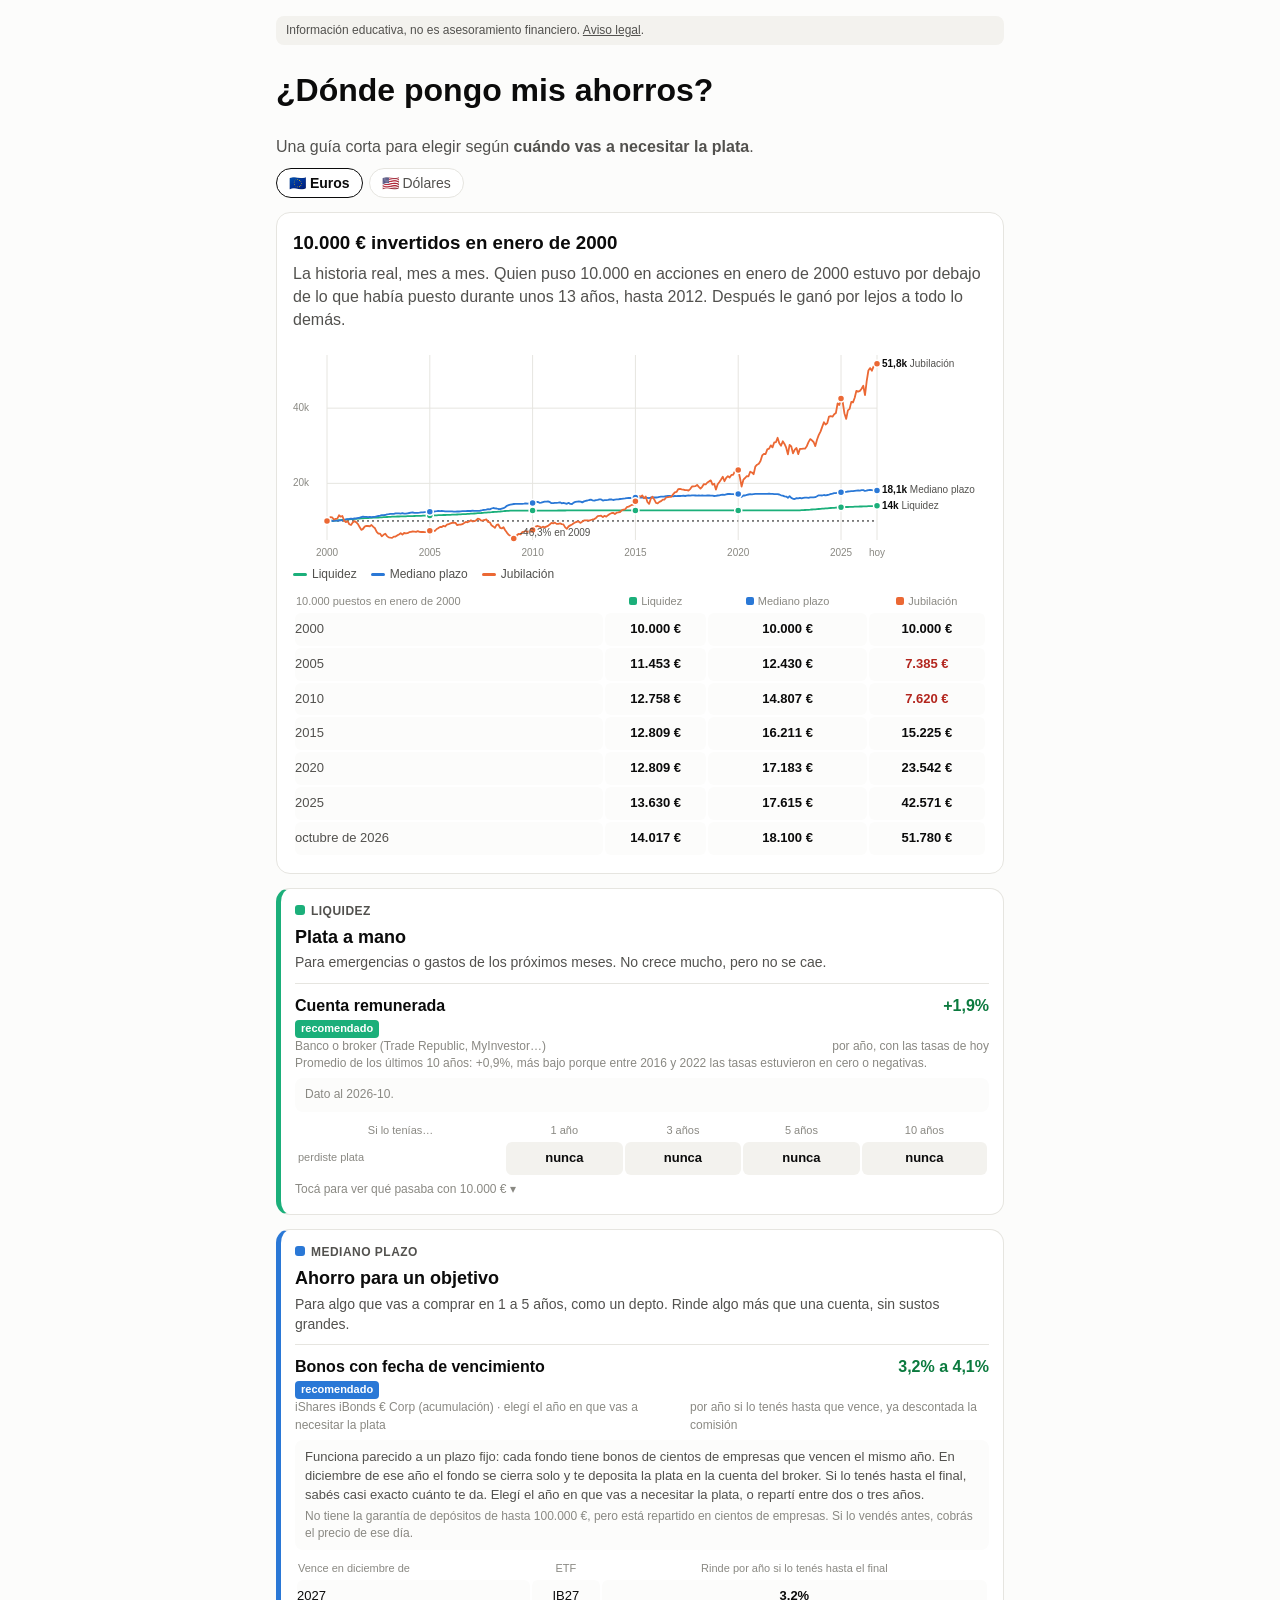
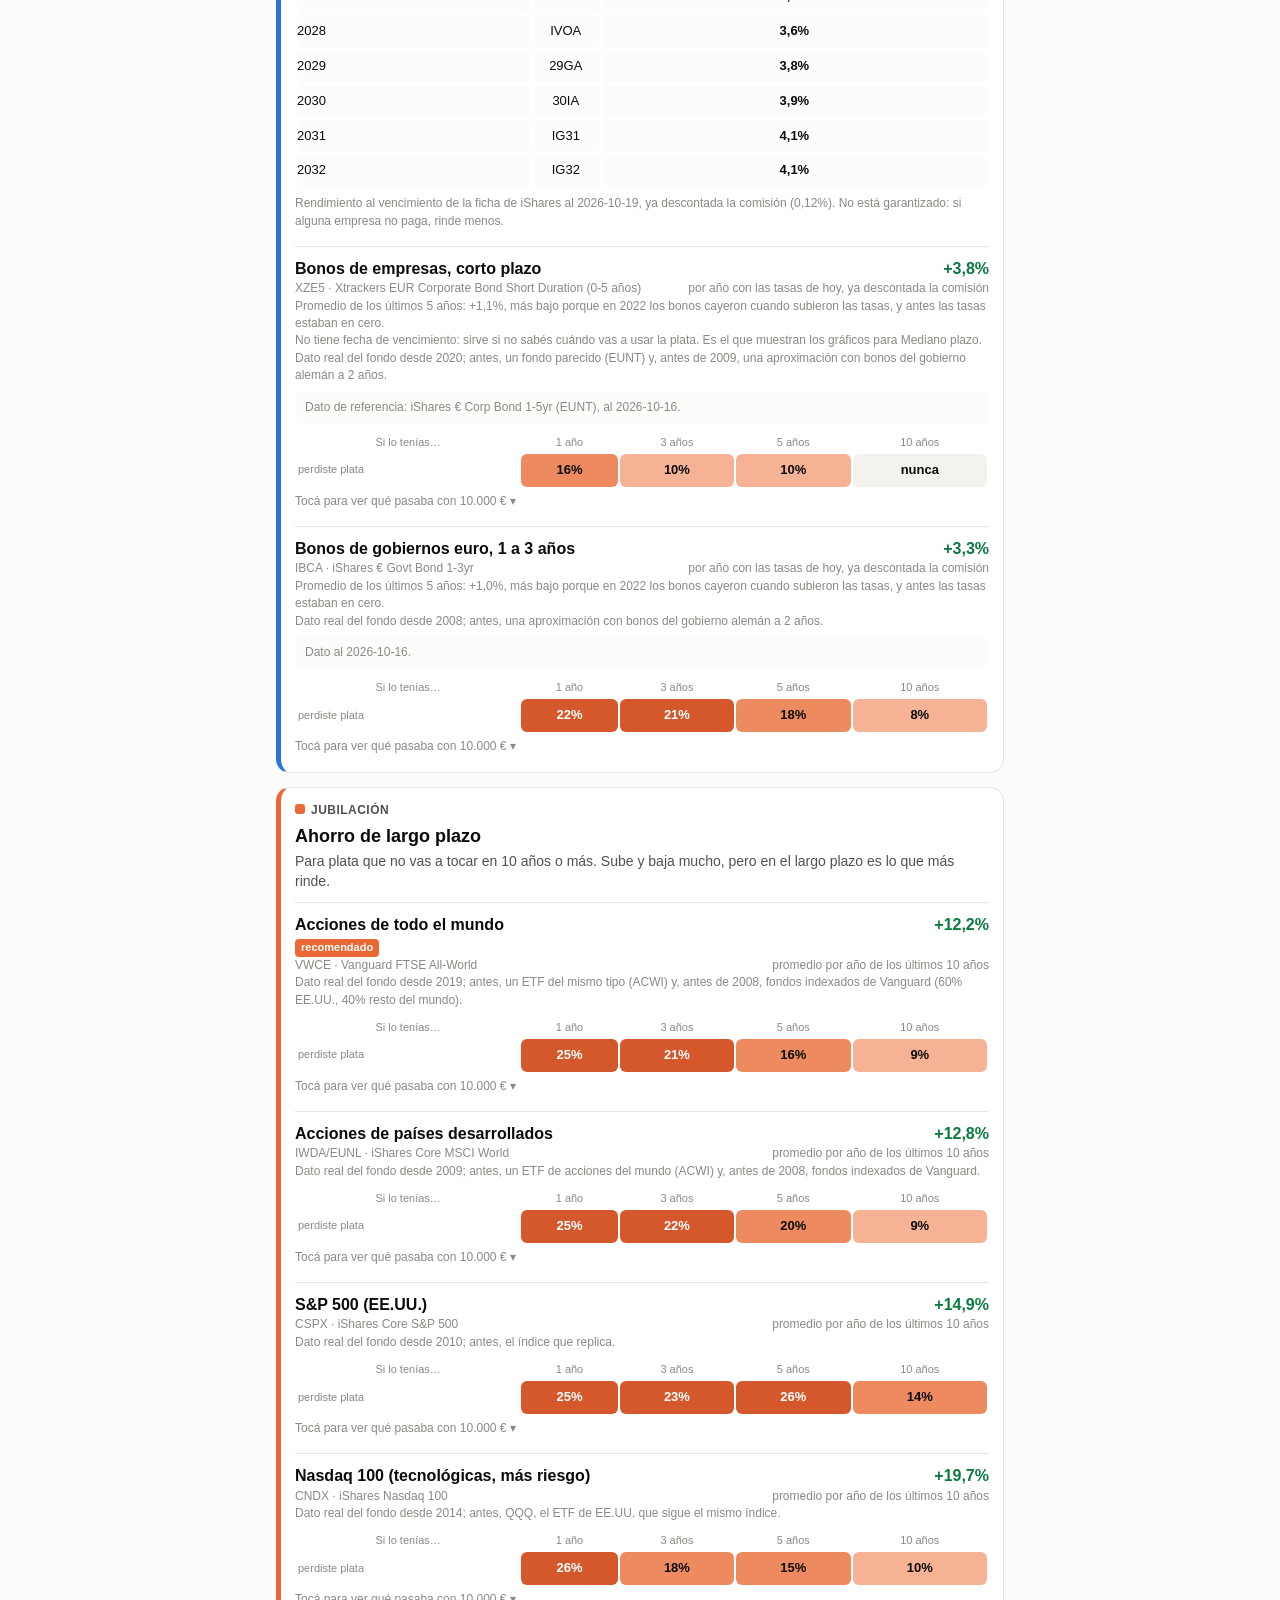
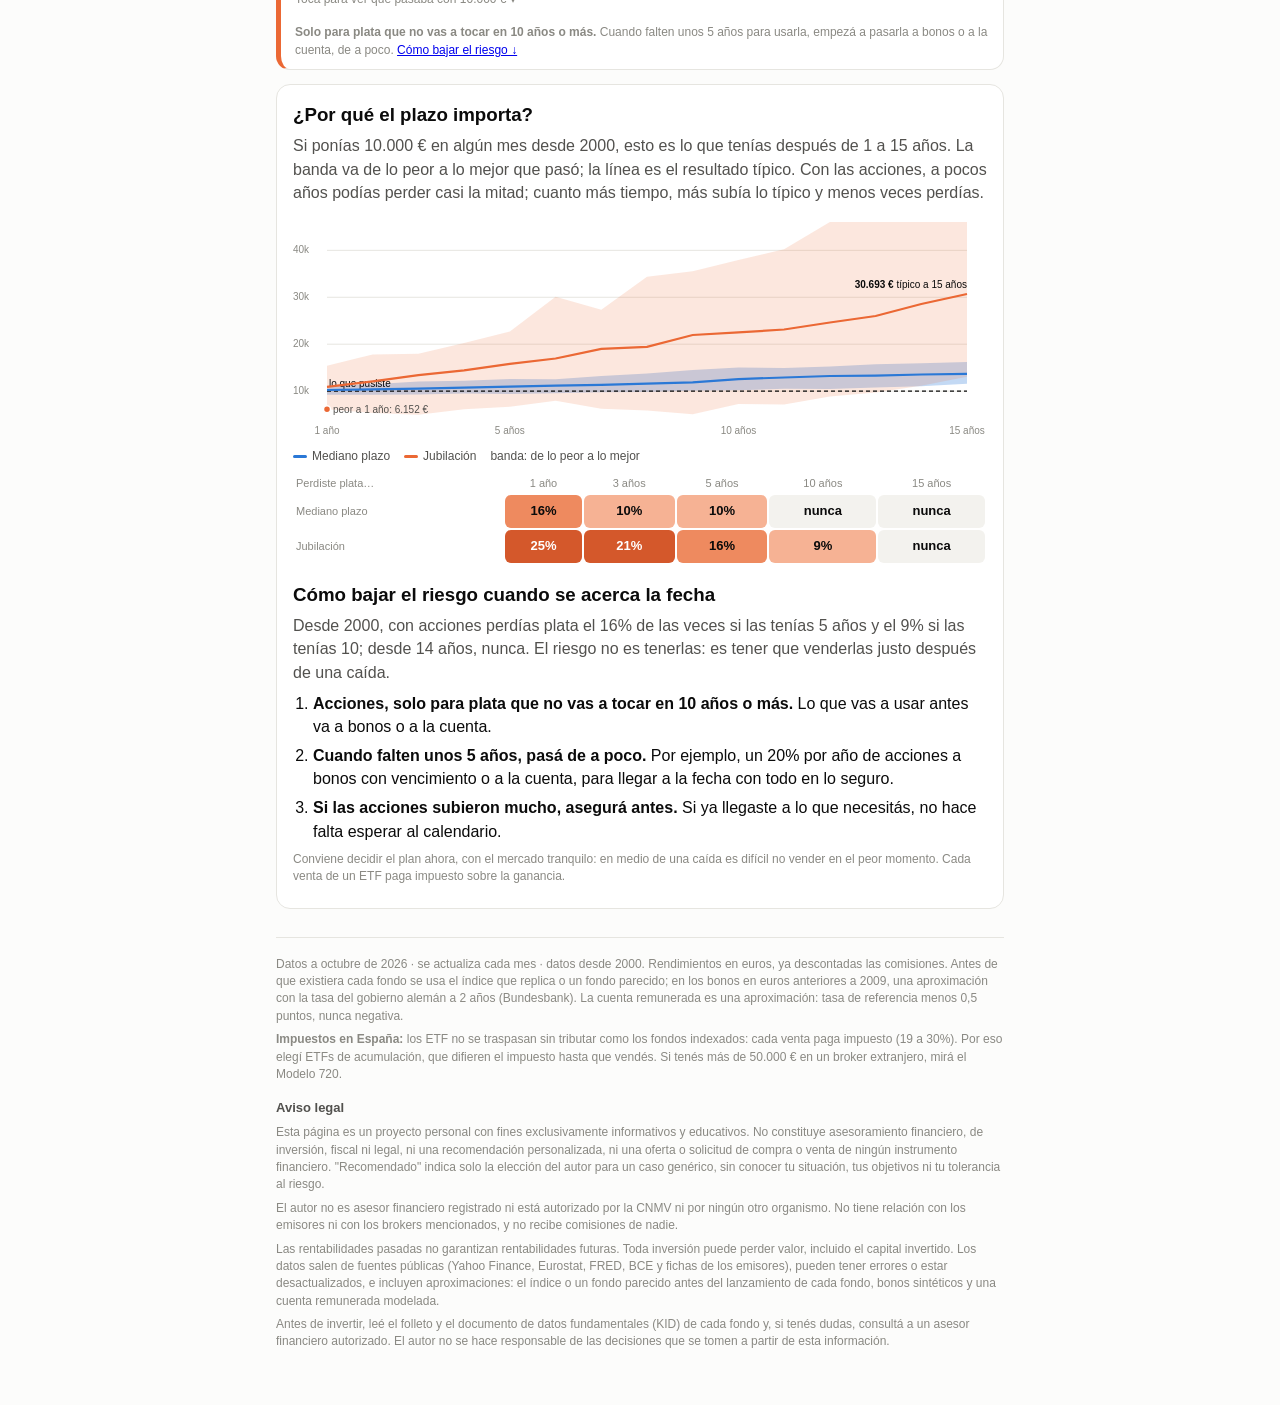
<file: site/index.html>
<!doctype html>
<html lang="es">
<head>
<meta charset="utf-8">
<meta name="viewport" content="width=device-width, initial-scale=1">
<title>¿Dónde pongo mis ahorros?</title>
<meta name="description" content="Una guía corta para elegir dónde poner los ahorros según cuándo vas a necesitar la plata.">
<link rel="icon" href="data:image/svg+xml,<svg xmlns='http://www.w3.org/2000/svg' viewBox='0 0 100 100'><text y='.9em' font-size='90'>🐷</text></svg>">
<link rel="stylesheet" href="style.css">
</head>
<body>
<main>
  <div class="aviso">Información educativa, no es asesoramiento financiero. <a href="#aviso">Aviso legal</a>.</div>
  <h1>¿Dónde pongo mis ahorros?</h1>
  <p>Una guía corta para elegir según <b>cuándo vas a necesitar la plata</b>.</p>
  <div class="moneda" id="moneda">
    <button class="chip" data-m="eur">🇪🇺 Euros</button>
    <button class="chip" data-m="usd">🇺🇸 Dólares</button>
  </div>

  <div class="leccion" style="margin-top:14px">
    <h3 style="margin:0 0 4px">10.000<span class="sim"></span> invertidos en enero de 2000</h3>
    <p id="historia-texto">La historia real, mes a mes.</p>
    <svg id="historia" viewBox="0 0 340 220" role="img" aria-label="Evolución de 10.000 en cada grupo desde enero de 2000"></svg>
    <div class="legend" id="leyenda" style="flex-wrap:wrap"></div>
    <table class="chances hitos" id="hitos"></table>
  </div>

  <div id="grupos"></div>

  <div class="leccion">
    <h3 style="margin:0 0 4px">¿Por qué el plazo importa?</h3>
    <p>Si ponías 10.000<span class="sim"></span> en algún mes desde 2000, esto es lo que tenías después de 1 a 15 años. La banda va de lo peor a lo mejor que pasó; la línea es el resultado típico. Con las acciones, a pocos años podías perder casi la mitad; cuanto más tiempo, más subía lo típico y menos veces perdías.</p>
    <svg id="embudo" viewBox="0 0 340 230" role="img" aria-label="Resultado de 10.000 según cuántos años los tuviste, acciones y bonos"></svg>
    <div class="legend" id="leyenda-embudo" style="flex-wrap:wrap"></div>
    <table class="chances" id="pierde"></table>
    <div id="bajar"></div>
  </div>

  <footer id="pie"></footer>
</main>
<script src="app.js"></script>
</body>
</html>
</file>
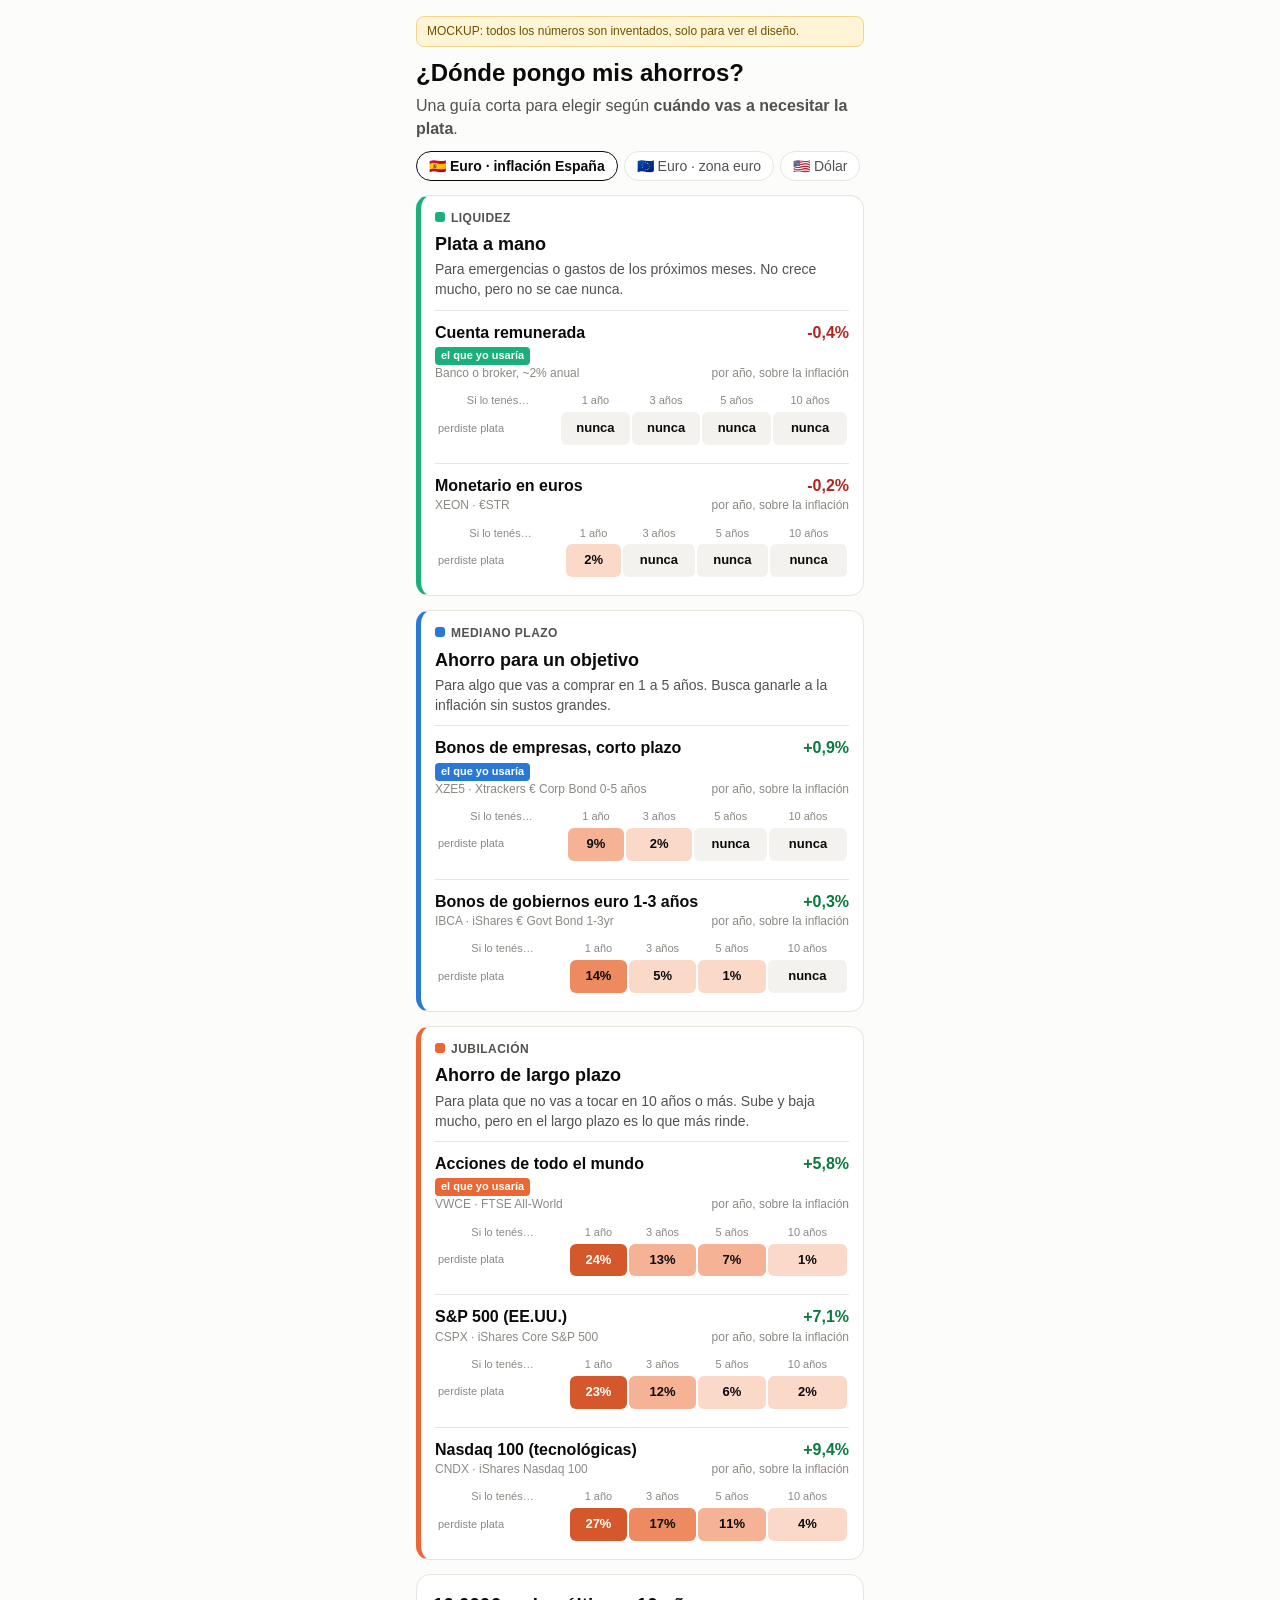
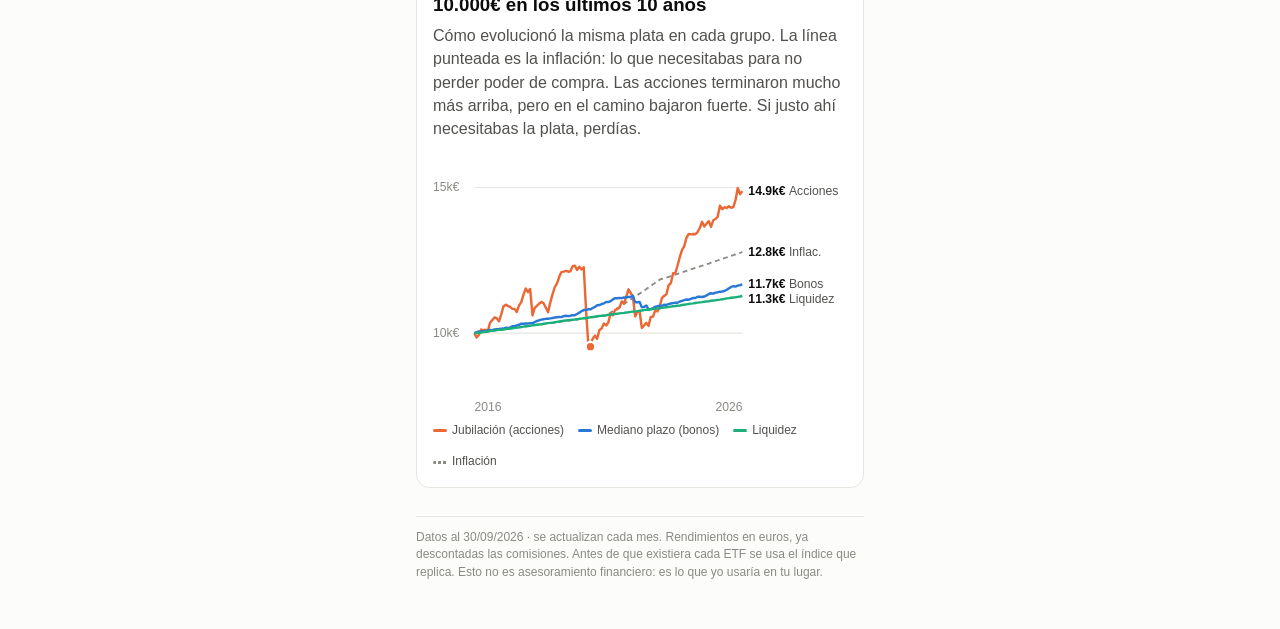
<file: docs/mockup/index.html>
<!doctype html>
<html lang="es">
<head>
<meta charset="utf-8">
<meta name="viewport" content="width=device-width, initial-scale=1">
<title>¿Dónde pongo mis ahorros? (mockup)</title>
<style>
  :root {
    --surface: #fcfcfb; --card: #ffffff; --line: #e6e5e0;
    --text: #0b0b0b; --text2: #52514e; --muted: #8a8983;
    --liq: #1baf7a; --med: #2a78d6; --jub: #eb6834;
    --good: #0b7a3e; --bad: #b3261e;
  }
  * { box-sizing: border-box; }
  body { margin: 0; font: 16px/1.45 -apple-system, BlinkMacSystemFont, "Segoe UI", Roboto, sans-serif;
         background: var(--surface); color: var(--text); }
  main { max-width: 480px; margin: 0 auto; padding: 16px 16px 48px; }
  .banner { background: #fff4d6; border: 1px solid #f0d58a; border-radius: 8px; padding: 6px 10px;
            font-size: 12px; color: #6b5200; margin-bottom: 12px; }
  h1 { font-size: 24px; line-height: 1.2; margin: 4px 0 4px; }
  h2 { font-size: 19px; margin: 28px 0 8px; }
  p { margin: 6px 0; color: var(--text2); }
  .moneda { display: flex; gap: 6px; margin: 10px 0 4px; flex-wrap: wrap; }
  .chip { border: 1px solid var(--line); background: var(--card); border-radius: 999px; padding: 6px 12px;
          font-size: 14px; color: var(--text2); cursor: pointer; }
  .chip.on { border-color: var(--text); color: var(--text); font-weight: 600; }
  .grupo { background: var(--card); border: 1px solid var(--line); border-left: 5px solid var(--k);
           border-radius: 14px; padding: 14px 14px 10px; margin-top: 14px; }
  .grupo.dim { opacity: .45; }
  .grupo .tag { font-size: 12px; font-weight: 700; letter-spacing: .04em; text-transform: uppercase; color: var(--text2); }
  .grupo .tag i { display: inline-block; width: 10px; height: 10px; border-radius: 3px; background: var(--k); margin-right: 6px; }
  .grupo h3 { margin: 4px 0 2px; font-size: 18px; }
  .grupo .para { font-size: 14px; color: var(--text2); }
  .inst { border-top: 1px solid var(--line); padding: 10px 0 6px; margin-top: 10px; cursor: pointer; }
  .inst .row { display: flex; justify-content: space-between; align-items: baseline; gap: 8px; }
  .inst .name { font-weight: 600; }
  .inst .name em { display: table; margin: 3px 0 0 !important; font-style: normal; font-size: 11px; background: var(--k); color: #fff; border-radius: 4px; padding: 1px 6px; margin-left: 6px; vertical-align: 2px; }
  .inst .tick { font-size: 12px; color: var(--muted); }
  .inst .real { font-weight: 700; white-space: nowrap; }
  .inst .real.pos { color: var(--good); } .inst .real.neg { color: var(--bad); }
  .inst .sub { font-size: 12px; color: var(--muted); }
  table.chances { width: 100%; border-collapse: separate; border-spacing: 2px; margin-top: 8px; font-size: 13px; }
  table.chances th { font-weight: 500; color: var(--muted); font-size: 11px; }
  table.chances td { text-align: center; border-radius: 6px; padding: 7px 0; font-weight: 600; }
  .detalle { display: none; margin: 8px 0 4px; padding: 12px; background: var(--surface); border-radius: 10px; }
  .inst.open .detalle { display: block; }
  .plazos { display: flex; gap: 6px; margin: 6px 0 10px; }
  .plazos .chip { padding: 4px 10px; font-size: 13px; }
  .esc { display: grid; grid-template-columns: 64px 1fr 74px; align-items: center; gap: 8px; font-size: 13px; margin: 6px 0; }
  .esc .lbl { color: var(--text2); }
  .esc .bar { position: relative; height: 14px; }
  .esc .bar .base { position: absolute; top: -3px; bottom: -3px; width: 2px; background: var(--text); left: var(--b); }
  .esc .bar .fill { position: absolute; top: 2px; height: 10px; border-radius: 4px; }
  .esc .val { text-align: right; font-weight: 700; }
  .nota { font-size: 12px; color: var(--muted); margin-top: 6px; }
  .leccion { background: var(--card); border: 1px solid var(--line); border-radius: 14px; padding: 16px; margin-top: 14px; }
  .leccion svg { width: 100%; height: auto; display: block; margin-top: 8px; }
  .legend { display: flex; gap: 14px; font-size: 12px; color: var(--text2); margin-top: 6px; }
  .legend i { display: inline-block; width: 14px; height: 3px; border-radius: 2px; vertical-align: middle; margin-right: 5px; }
  footer { font-size: 12px; color: var(--muted); margin-top: 28px; border-top: 1px solid var(--line); padding-top: 12px; }
</style>
</head>
<body>
<main>
  <div class="banner">MOCKUP: todos los números son inventados, solo para ver el diseño.</div>

  <h1>¿Dónde pongo mis ahorros?</h1>
  <p>Una guía corta para elegir según <b>cuándo vas a necesitar la plata</b>.</p>
  <div class="moneda" id="moneda">
    <button class="chip on" data-m="es">🇪🇸 Euro · inflación España</button>
    <button class="chip" data-m="ea">🇪🇺 Euro · zona euro</button>
    <button class="chip" data-m="us">🇺🇸 Dólar</button>
  </div>

  <div id="grupos"></div>

  <div class="leccion">
    <h3 style="margin:0 0 4px">10.000€ en los últimos 10 años</h3>
    <p>Cómo evolucionó la misma plata en cada grupo. La línea punteada es la inflación: lo que necesitabas para no perder poder de compra. Las acciones terminaron mucho más arriba, pero en el camino bajaron fuerte. Si justo ahí necesitabas la plata, perdías.</p>
    <svg id="diez" viewBox="0 0 340 220" role="img" aria-label="Evolución ilustrativa de 10.000 euros en cada grupo durante 10 años"></svg>
    <div class="legend" style="flex-wrap:wrap">
      <span><i style="background:var(--jub)"></i>Jubilación (acciones)</span>
      <span><i style="background:var(--med)"></i>Mediano plazo (bonos)</span>
      <span><i style="background:var(--liq)"></i>Liquidez</span>
      <span><i style="background:repeating-linear-gradient(90deg,#8a8983 0 3px,transparent 3px 5px)"></i>Inflación</span>
    </div>
  </div>

  <footer>
    Datos al 30/09/2026 · se actualizan cada mes. Rendimientos en euros, ya descontadas las comisiones. Antes de que existiera cada ETF se usa el índice que replica.
    Esto no es asesoramiento financiero: es lo que yo usaría en tu lugar.
  </footer>
</main>

<script>
// Números ficticios. chances = % de períodos en que terminaste con menos plata de la que pusiste (1, 3, 5, 10 años).
// esc = escenarios con 10.000€ por plazo: [peor, típico, mejor] en euros de hoy.
const GRUPOS = [
  { id: "liq", k: "--liq", tag: "Liquidez", titulo: "Plata a mano", para: "Para emergencias o gastos de los próximos meses. No crece mucho, pero no se cae nunca.",
    inst: [
      { n: "Cuenta remunerada", t: "Banco o broker, ~2% anual", real: -0.4, top: true,
        chances: [0, 0, 0, 0], esc: { 1: [9750, 9960, 10150], 3: [9300, 9880, 10300], 5: [8900, 9800, 10400], 10: [8300, 9600, 10500] } },
      { n: "Monetario en euros", t: "XEON · €STR", real: -0.2,
        chances: [2, 0, 0, 0], esc: { 1: [9780, 9980, 10180], 3: [9350, 9920, 10350], 5: [8950, 9850, 10450], 10: [8400, 9700, 10600] } },
    ] },
  { id: "med", k: "--med", tag: "Mediano plazo", titulo: "Ahorro para un objetivo", para: "Para algo que vas a comprar en 1 a 5 años. Busca ganarle a la inflación sin sustos grandes.",
    inst: [
      { n: "Bonos de empresas, corto plazo", t: "XZE5 · Xtrackers € Corp Bond 0-5 años", real: 0.9, top: true,
        chances: [9, 2, 0, 0], esc: { 1: [9400, 10090, 10600], 3: [9300, 10280, 11000], 5: [9500, 10470, 11400], 10: [9800, 10950, 12200] } },
      { n: "Bonos de gobiernos euro 1-3 años", t: "IBCA · iShares € Govt Bond 1-3yr", real: 0.3,
        chances: [14, 5, 1, 0], esc: { 1: [9450, 10030, 10500], 3: [9250, 10090, 10800], 5: [9300, 10150, 11000], 10: [9400, 10300, 11400] } },
    ] },
  { id: "jub", k: "--jub", tag: "Jubilación", titulo: "Ahorro de largo plazo", para: "Para plata que no vas a tocar en 10 años o más. Sube y baja mucho, pero en el largo plazo es lo que más rinde.",
    inst: [
      { n: "Acciones de todo el mundo", t: "VWCE · FTSE All-World", real: 5.8, top: true,
        chances: [24, 13, 7, 1], esc: { 1: [6100, 10580, 13800], 3: [6300, 11850, 16900], 5: [6900, 13300, 20400], 10: [8800, 17600, 31000] } },
      { n: "S&P 500 (EE.UU.)", t: "CSPX · iShares Core S&P 500", real: 7.1,
        chances: [23, 12, 6, 2], esc: { 1: [5900, 10710, 14200], 3: [6000, 12300, 17800], 5: [6400, 14100, 22300], 10: [7900, 19800, 36000] } },
      { n: "Nasdaq 100 (tecnológicas)", t: "CNDX · iShares Nasdaq 100", real: 9.4,
        chances: [27, 17, 11, 4], esc: { 1: [4300, 10900, 16100], 3: [3600, 13100, 21500], 5: [3900, 15600, 29000], 10: [5200, 24500, 52000] } },
    ] },
];

const eur = v => v.toLocaleString("es-ES") + "€";
// Celda de chances: un solo tono (naranja-rojo), más oscuro = más riesgo de perder plata.
function cell(p) {
  const steps = ["#f3f2ee", "#fbd9c9", "#f6b294", "#ee8a5f", "#d4582b", "#a83d17"];
  const i = p === 0 ? 0 : Math.min(5, 1 + Math.floor(p / 7));
  return `<td style="background:${steps[i]};color:${i >= 4 ? "#fff" : "#0b0b0b"}" title="${p}% de las veces terminaste con menos de lo que pusiste">${p === 0 ? "nunca" : p + "%"}</td>`;
}

function escenario(inst, plazo, color) {
  const [lo, mid, hi] = inst.esc[plazo];
  const min = 3000, max = 36000, pos = v => ((Math.min(v, max) - min) / (max - min) * 100).toFixed(1) + "%";
  const fila = (lbl, v) => `<div class="esc"><span class="lbl">${lbl}</span>
      <div class="bar" style="--b:${pos(10000)}"><div class="fill" style="left:${pos(Math.min(v,10000))};width:calc(${pos(Math.max(v,10000))} - ${pos(Math.min(v,10000))});background:${color};opacity:${lbl === "Típico" ? 1 : .55}"></div><div class="base"></div></div>
      <span class="val" style="color:${v < 10000 ? "var(--bad)" : "var(--text)"}">${eur(v)}</span></div>`;
  return fila("Peor", lo) + fila("Típico", mid) + fila("Mejor", hi);
}

function render(sel) {
  document.getElementById("grupos").innerHTML = GRUPOS.map(g => {
    const color = getComputedStyle(document.documentElement).getPropertyValue(g.k).trim();
    return `<section class="grupo ${sel && sel !== g.id ? "dim" : ""}" style="--k:var(${g.k})">
      <div class="tag"><i></i>${g.tag}</div>
      <h3>${g.titulo}</h3>
      <div class="para">${g.para}</div>
      ${g.inst.map((x, j) => `<div class="inst" data-g="${g.id}" data-j="${j}">
        <div class="row"><span class="name">${x.n}${x.top ? "<em>el que yo usaría</em>" : ""}</span>
          <span class="real ${x.real >= 0 ? "pos" : "neg"}">${x.real >= 0 ? "+" : ""}${x.real.toFixed(1).replace(".", ",")}%</span></div>
        <div class="row"><span class="tick">${x.t}</span><span class="sub">por año, sobre la inflación</span></div>
        <table class="chances"><tr><th>Si lo tenés…</th><th>1 año</th><th>3 años</th><th>5 años</th><th>10 años</th></tr>
          <tr><th style="text-align:left">perdiste plata</th>${x.chances.map(cell).join("")}</tr></table>
        <div class="detalle">
          <b style="font-size:14px">Si ponías 10.000€ y los sacabas a los…</b>
          <div class="plazos">${[1, 3, 5, 10].map(p => `<button class="chip ${p === 3 ? "on" : ""}" data-p="${p}">${p} ${p === 1 ? "año" : "años"}</button>`).join("")}</div>
          <div class="escs">${escenario(x, 3, color)}</div>
          <div class="nota">En euros de hoy (descontada la inflación). La raya negra marca los 10.000€ que pusiste.</div>
        </div>
      </div>`).join("")}
    </section>`;
  }).join("");
}

render(null);


document.getElementById("grupos").addEventListener("click", e => {
  const inst = e.target.closest(".inst"); if (!inst) return;
  const chip = e.target.closest("[data-p]");
  const g = GRUPOS.find(x => x.id === inst.dataset.g), x = g.inst[inst.dataset.j];
  if (chip) {
    inst.querySelectorAll("[data-p]").forEach(c => c.classList.toggle("on", c === chip));
    const color = getComputedStyle(document.documentElement).getPropertyValue(g.k).trim();
    inst.querySelector(".escs").innerHTML = escenario(x, +chip.dataset.p, color);
    return;
  }
  inst.classList.toggle("open");
});

document.getElementById("moneda").addEventListener("click", e => {
  const b = e.target.closest("button"); if (!b) return;
  document.querySelectorAll("#moneda .chip").forEach(x => x.classList.toggle("on", x === b));
});

// Series ficticias mensuales, 10 años. Sustituir por datos reales.
(function () {
  const N = 120, rnd = (seed => () => (seed = (seed * 16807) % 2147483647) / 2147483647)(42);
  function serie(anual, vol, shocks) {
    let v = 10000, out = [v];
    for (let i = 1; i <= N; i++) {
      v *= 1 + anual / 12 + vol * (rnd() - 0.5) + (shocks[i] || 0);
      out.push(v);
    }
    return out;
  }
  const S = [
    { k: "--jub", d: serie(0.095, 0.045, { 26: -0.07, 50: -0.12, 51: -0.10, 72: -0.05, 75: -0.05 }), lbl: "Acciones" },
    { k: "--med", d: serie(0.022, 0.006, { 72: -0.02, 75: -0.02, 78: -0.015 }), lbl: "Bonos" },
    { k: "--liq", d: serie(0.012, 0.0006, {}), lbl: "Liquidez" },
  ];
  const infl = [10000]; for (let i = 1; i <= N; i++) infl.push(infl[i - 1] * (1 + (i < 60 ? 0.012 : i < 84 ? 0.055 : 0.025) / 12));
  const all = S.flatMap(x => x.d).concat(infl), lo = 8000, hi = Math.max(...all) * 1.05;
  const X = i => 34 + i / N * 220, Y = v => 200 - (v - lo) / (hi - lo) * 185;
  const path = d => d.map((v, i) => `${i ? "L" : "M"}${X(i).toFixed(1)},${Y(v).toFixed(1)}`).join("");
  const css = k => getComputedStyle(document.documentElement).getPropertyValue(k).trim();
  const fmt = v => Math.round(v / 100) / 10 + "k";
  let svg = "";
  for (const t of [10000, 15000, 20000]) if (t < hi) svg += `<line x1="34" x2="254" y1="${Y(t)}" y2="${Y(t)}" stroke="#e6e5e0"/><text x="0" y="${Y(t) + 3}" font-size="10" fill="#8a8983">${t / 1000}k€</text>`;
  svg += `<path d="${path(infl)}" fill="none" stroke="#8a8983" stroke-width="1.5" stroke-dasharray="4 3"/>`;
  const fin = [...S.map(x => ({ v: x.d[N], c: css(x.k), t: x.lbl })), { v: infl[N], c: "#8a8983", t: "Inflac." }].sort((a, b) => b.v - a.v);
  for (const x of S) svg += `<path d="${path(x.d)}" fill="none" stroke="${css(x.k)}" stroke-width="2" stroke-linejoin="round"/>`;
  // etiquetas directas al final, separadas para que no se pisen
  let prev = -99;
  for (const f of fin) {
    let y = Math.max(Y(f.v) + 3, prev + 12); prev = y;
    svg += `<text x="259" y="${y}" font-size="10" fill="#0b0b0b"><tspan font-weight="700">${fmt(f.v)}€</tspan> <tspan fill="#52514e">${f.t}</tspan></text>`;
  }
  const minIdx = S[0].d.indexOf(Math.min(...S[0].d.slice(40, 60)));
  svg += `<circle cx="${X(minIdx)}" cy="${Y(S[0].d[minIdx])}" r="4" fill="${css("--jub")}" stroke="#fff" stroke-width="2"/>`;
  svg += `<text x="34" y="216" font-size="10" fill="#8a8983">2016</text><text x="232" y="216" font-size="10" fill="#8a8983">2026</text>`;
  const el = document.getElementById("diez");
  el.setAttribute("viewBox", "0 0 340 220"); el.innerHTML = svg;
})();
</script>
</body>
</html>
</file>
<file: site/style.css>
:root {
    --surface: #fcfcfb; --card: #ffffff; --line: #e6e5e0;
    --text: #0b0b0b; --text2: #52514e; --muted: #8a8983;
    --liq: #1baf7a; --med: #2a78d6; --jub: #eb6834;
    --good: #0b7a3e; --bad: #b3261e;
  }
  * { box-sizing: border-box; }
  body { margin: 0; font: 16px/1.45 -apple-system, BlinkMacSystemFont, "Segoe UI", Roboto, sans-serif;
         background: var(--surface); color: var(--text); }
  main { max-width: 760px; margin: 0 auto; padding: 16px 16px 48px; }
            font-size: 12px; color: #6b5200; margin-bottom: 12px; }
  h1 { font-size: 24px; line-height: 1.2; margin: 4px 0 4px; }
  h2 { font-size: 19px; margin: 28px 0 8px; }
  p { margin: 6px 0; color: var(--text2); }
  .moneda { display: flex; gap: 6px; margin: 10px 0 4px; flex-wrap: wrap; }
  .chip { border: 1px solid var(--line); background: var(--card); border-radius: 999px; padding: 6px 12px;
          font-size: 14px; color: var(--text2); cursor: pointer; }
  .chip.on { border-color: var(--text); color: var(--text); font-weight: 600; }
  .grupo { background: var(--card); border: 1px solid var(--line); border-left: 5px solid var(--k);
           border-radius: 14px; padding: 14px 14px 10px; margin-top: 14px; }
  .grupo .tag { font-size: 12px; font-weight: 700; letter-spacing: .04em; text-transform: uppercase; color: var(--text2); }
  .grupo .tag i { display: inline-block; width: 10px; height: 10px; border-radius: 3px; background: var(--k); margin-right: 6px; }
  .grupo h3 { margin: 4px 0 2px; font-size: 18px; }
  .grupo .para { font-size: 14px; color: var(--text2); }
  .inst { border-top: 1px solid var(--line); padding: 10px 0 6px; margin-top: 10px; cursor: pointer; }
  .inst .row { display: flex; justify-content: space-between; align-items: baseline; gap: 8px; }
  .inst .name { font-weight: 600; }
  .inst .name em { display: table; margin: 3px 0 0 !important; font-style: normal; font-size: 11px; background: var(--k); color: #fff; border-radius: 4px; padding: 1px 6px; margin-left: 6px; vertical-align: 2px; }
  .inst .tick { font-size: 12px; color: var(--muted); }
  .inst .real { font-weight: 700; white-space: nowrap; }
  .inst .real.pos { color: var(--good); } .inst .real.neg { color: var(--bad); }
  .inst .sub { font-size: 12px; color: var(--muted); }
  table.chances { width: 100%; border-collapse: separate; border-spacing: 2px; margin-top: 8px; font-size: 13px; }
  table.chances th { font-weight: 500; color: var(--muted); font-size: 11px; }
  table.chances td { text-align: center; border-radius: 6px; padding: 7px 0; font-weight: 600; }
  .detalle { display: none; margin: 8px 0 4px; padding: 12px; background: var(--surface); border-radius: 10px; }
  .inst.open .detalle { display: block; }
  .plazos { display: flex; gap: 6px; margin: 6px 0 10px; }
  .plazos .chip { padding: 4px 10px; font-size: 13px; }
  .esc { display: grid; grid-template-columns: 64px 1fr 74px; align-items: center; gap: 8px; font-size: 13px; margin: 6px 0; }
  .esc .lbl { color: var(--text2); }
  .esc .bar { position: relative; height: 14px; }
  .esc .bar .base { position: absolute; top: -3px; bottom: -3px; width: 2px; background: var(--text); left: var(--b); }
  .esc .bar .fill { position: absolute; top: 2px; height: 10px; border-radius: 4px; }
  .esc .val { text-align: right; font-weight: 700; }
  .nota { font-size: 12px; color: var(--muted); margin-top: 6px; }
  .leccion { background: var(--card); border: 1px solid var(--line); border-radius: 14px; padding: 16px; margin-top: 14px; }
  .leccion ol { padding-left: 20px; margin: 8px 0; }
  .leccion li { margin-bottom: 6px; }
  .leccion svg { width: 100%; height: auto; display: block; margin-top: 8px; }
  .legend { display: flex; gap: 14px; font-size: 12px; color: var(--text2); margin-top: 6px; }
  .legend i { display: inline-block; width: 14px; height: 3px; border-radius: 2px; vertical-align: middle; margin-right: 5px; }
  footer { font-size: 12px; color: var(--muted); margin-top: 28px; border-top: 1px solid var(--line); padding-top: 12px; }
  .hoy { font-size: 13px; margin-top: 6px; padding: 8px 10px; border-radius: 8px; background: var(--surface); color: var(--text2); }
  .hoy b { color: var(--text); }
  .hoy .neg { color: var(--bad); font-weight: 700; } .hoy .pos { color: var(--good); font-weight: 700; }
  .hoy .nota { display: block; margin-top: 3px; font-size: 12px; color: var(--muted); }
  .inst .tap { font-size: 12px; color: var(--muted); margin-top: 4px; }
  .inst.open .tap { display: none; }
  .error { color: var(--bad); padding: 20px 0; }
  footer p { font-size: 12px; color: var(--muted); margin: 6px 0; }
  .aviso { background: #f3f2ee; border-radius: 8px; padding: 6px 10px; font-size: 12px; color: var(--text2); margin-bottom: 10px; }
  .aviso a, footer a { color: var(--text2); }
  footer h4 { font-size: 13px; color: var(--text2); margin: 16px 0 4px; }
  .inst .real span { font-size: 14px; }
  table.escalera td { font-weight: 400; background: var(--surface); }
  table.escalera td b { font-weight: 700; }
  table.escalera th { font-size: 11px; }
  table.hitos td { font-weight: 600; background: var(--surface); }
  table.hitos td.anio { text-align: left; font-weight: 400; color: var(--text2); }
  table.hitos th i { display: inline-block; width: 8px; height: 8px; border-radius: 2px; margin-right: 4px; }
</file>
